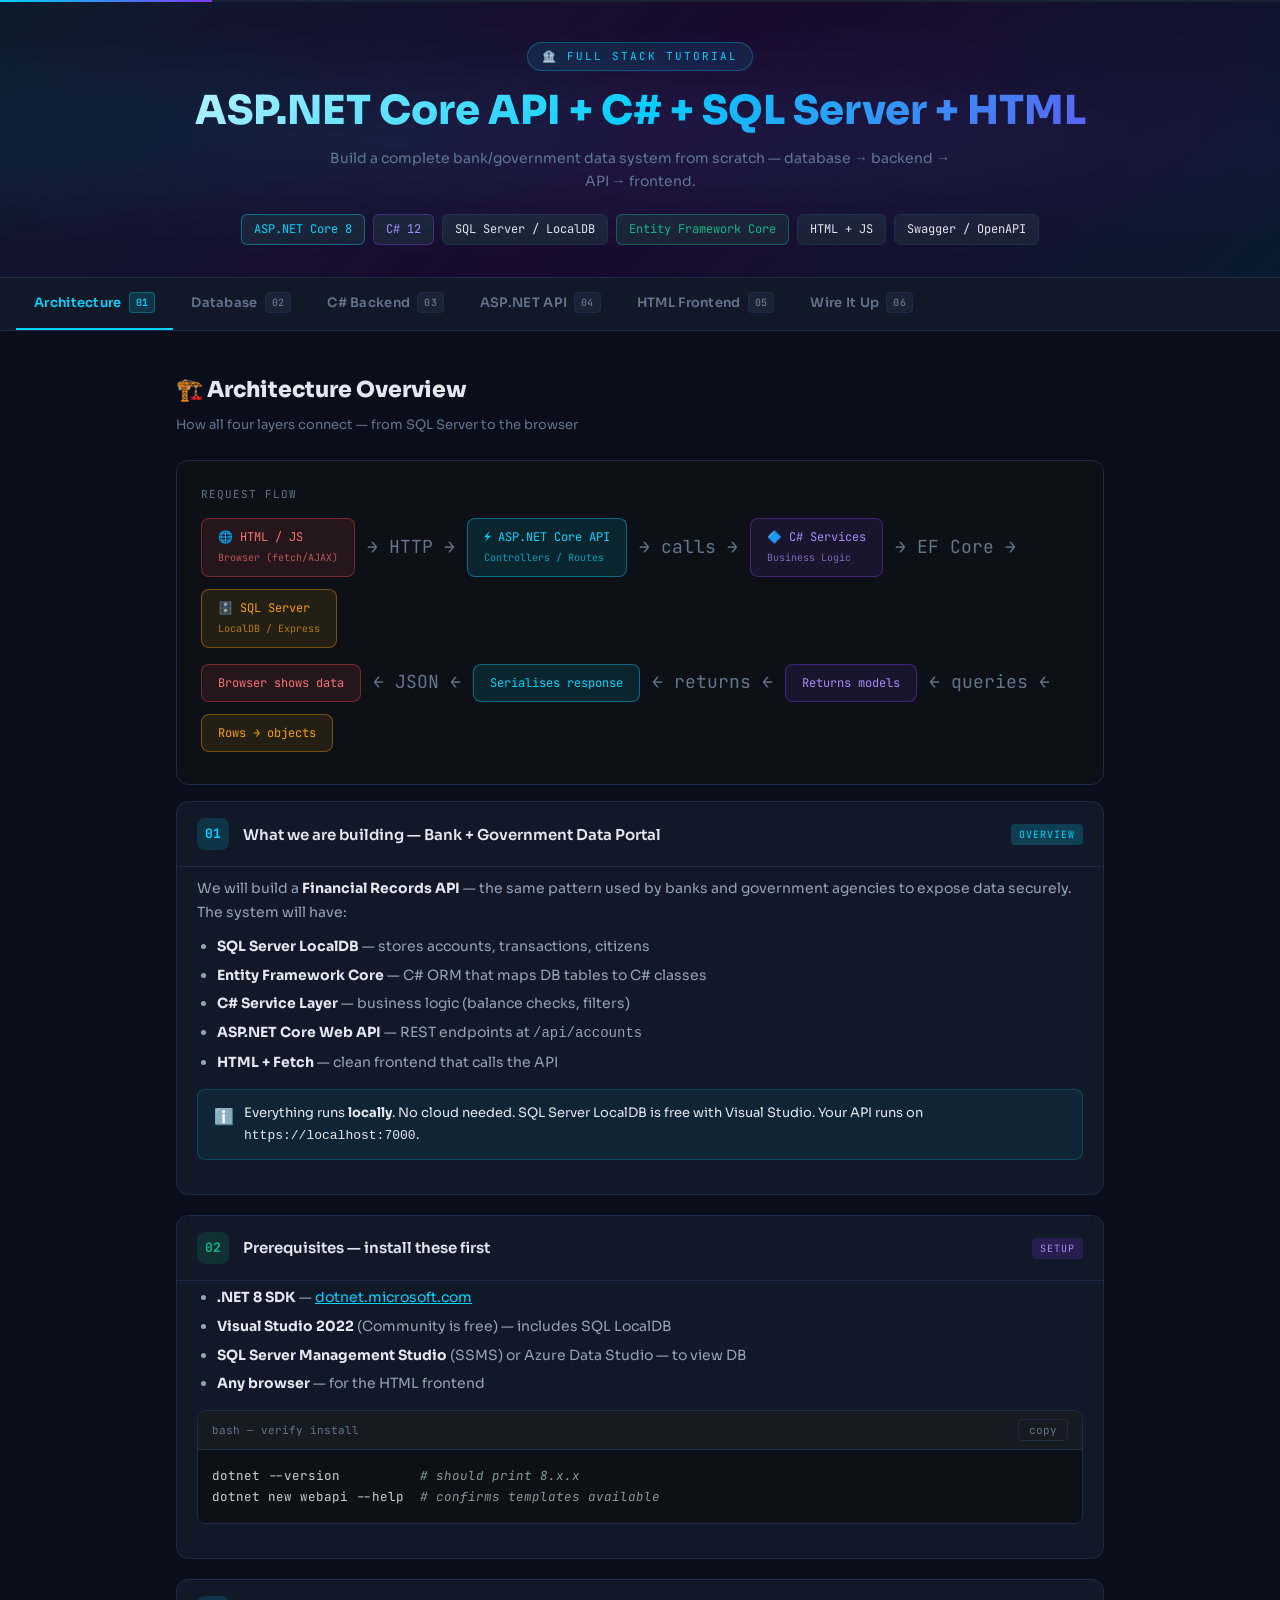
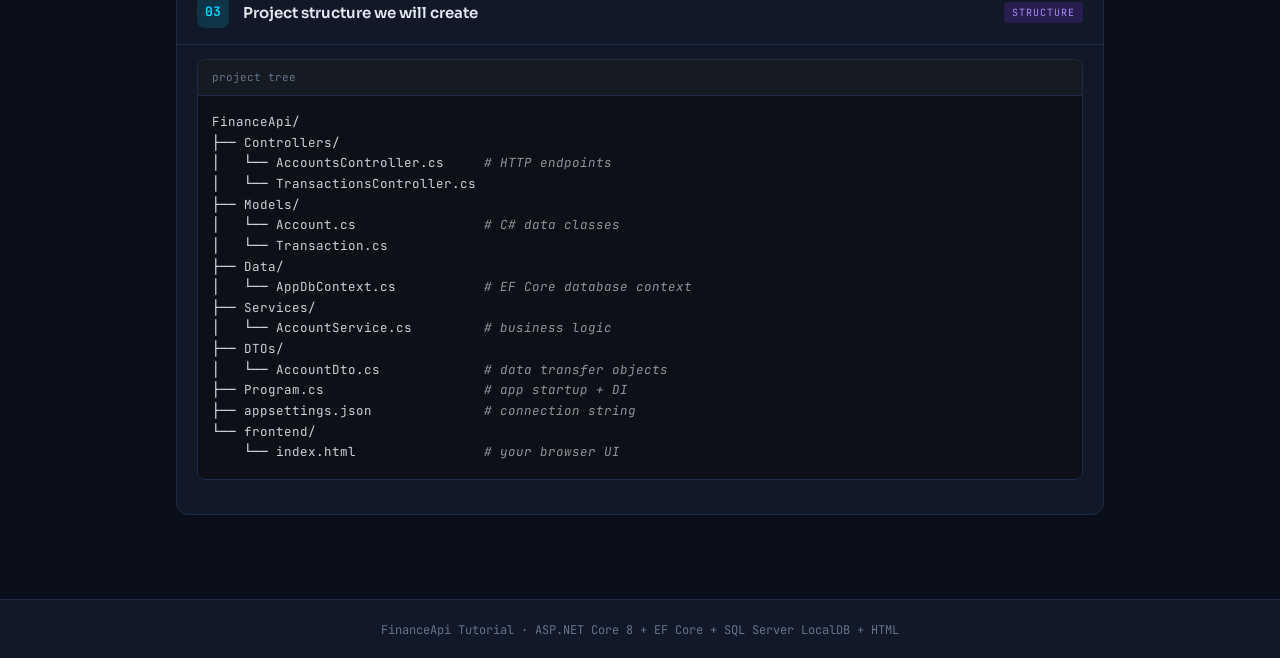
<file: fullstack-tutorial.html>
<!DOCTYPE html>
<html lang="en">
<head>
<meta charset="UTF-8">
<meta name="viewport" content="width=device-width, initial-scale=1.0">
<title>Full Stack: ASP.NET Core API + C# + SQL + HTML</title>
<link href="https://fonts.googleapis.com/css2?family=JetBrains+Mono:wght@300;400;600;700&family=Sora:wght@300;400;600;700;800&display=swap" rel="stylesheet">
<style>
  :root {
    --bg: #0a0e1a;
    --surface: #111827;
    --surface2: #1a2236;
    --border: #1e2d45;
    --accent: #00d4ff;
    --accent2: #7c3aed;
    --accent3: #10b981;
    --warn: #f59e0b;
    --danger: #ef4444;
    --text: #e2e8f0;
    --muted: #64748b;
    --code-bg: #0d1117;
  }
  * { margin:0; padding:0; box-sizing:border-box; }
  body {
    background: var(--bg);
    color: var(--text);
    font-family: 'Sora', sans-serif;
    font-size: 15px;
    line-height: 1.7;
    min-height: 100vh;
  }

  /* HEADER */
  header {
    background: linear-gradient(135deg, #0d1b2e 0%, #1a0a2e 50%, #0a1a2e 100%);
    border-bottom: 1px solid var(--border);
    padding: 40px 24px 32px;
    text-align: center;
    position: relative;
    overflow: hidden;
  }
  header::before {
    content: '';
    position: absolute; inset: 0;
    background: radial-gradient(ellipse at 30% 50%, rgba(0,212,255,0.07) 0%, transparent 60%),
                radial-gradient(ellipse at 70% 50%, rgba(124,58,237,0.07) 0%, transparent 60%);
  }
  .header-badge {
    display: inline-flex; gap: 8px; align-items: center;
    background: rgba(0,212,255,0.1); border: 1px solid rgba(0,212,255,0.3);
    border-radius: 999px; padding: 4px 14px; font-size: 11px;
    letter-spacing: 2px; color: var(--accent); text-transform: uppercase;
    margin-bottom: 16px; font-family: 'JetBrains Mono', monospace;
  }
  header h1 {
    font-size: clamp(22px, 4vw, 40px); font-weight: 800;
    background: linear-gradient(135deg, #fff 0%, var(--accent) 50%, var(--accent2) 100%);
    -webkit-background-clip: text; -webkit-text-fill-color: transparent;
    background-clip: text; line-height: 1.2; margin-bottom: 12px;
  }
  header p {
    color: var(--muted); font-size: 14px; max-width: 640px; margin: 0 auto 20px;
  }
  .stack-pills {
    display: flex; flex-wrap: wrap; gap: 8px; justify-content: center;
  }
  .pill {
    background: var(--surface2); border: 1px solid var(--border);
    border-radius: 6px; padding: 4px 12px; font-size: 12px;
    font-family: 'JetBrains Mono', monospace; color: var(--text);
  }
  .pill.blue { border-color: rgba(0,212,255,0.4); color: var(--accent); }
  .pill.purple { border-color: rgba(124,58,237,0.4); color: #a78bfa; }
  .pill.green { border-color: rgba(16,185,129,0.4); color: var(--accent3); }

  /* NAV TABS */
  nav {
    display: flex; gap: 0; overflow-x: auto;
    background: var(--surface); border-bottom: 1px solid var(--border);
    padding: 0 16px;
    scrollbar-width: none;
  }
  nav::-webkit-scrollbar { display: none; }
  .tab {
    padding: 14px 18px; font-size: 13px; font-weight: 600;
    cursor: pointer; white-space: nowrap; border-bottom: 2px solid transparent;
    color: var(--muted); transition: all 0.2s; letter-spacing: 0.3px;
    display: flex; align-items: center; gap: 7px;
  }
  .tab:hover { color: var(--text); }
  .tab.active { color: var(--accent); border-bottom-color: var(--accent); }
  .tab-num {
    background: var(--surface2); border: 1px solid var(--border);
    border-radius: 4px; padding: 1px 6px; font-size: 10px;
    font-family: 'JetBrains Mono', monospace; color: var(--muted);
  }
  .tab.active .tab-num { background: rgba(0,212,255,0.15); border-color: rgba(0,212,255,0.3); color: var(--accent); }

  /* LAYOUT */
  .container { max-width: 960px; margin: 0 auto; padding: 0 16px; }
  .section { display: none; padding: 32px 0 64px; }
  .section.active { display: block; }

  /* STEP CARDS */
  .step {
    background: var(--surface); border: 1px solid var(--border);
    border-radius: 12px; margin-bottom: 20px; overflow: hidden;
    transition: border-color 0.2s;
  }
  .step:hover { border-color: #2a3a55; }
  .step-header {
    padding: 16px 20px; display: flex; align-items: center; gap: 14px;
    cursor: pointer; user-select: none;
  }
  .step-num {
    width: 32px; height: 32px; border-radius: 8px; display: flex;
    align-items: center; justify-content: center;
    font-family: 'JetBrains Mono', monospace; font-weight: 700; font-size: 13px;
    flex-shrink: 0;
  }
  .step-num.blue { background: rgba(0,212,255,0.15); color: var(--accent); }
  .step-num.purple { background: rgba(124,58,237,0.15); color: #a78bfa; }
  .step-num.green { background: rgba(16,185,129,0.15); color: var(--accent3); }
  .step-num.warn { background: rgba(245,158,11,0.15); color: var(--warn); }
  .step-title { font-weight: 600; font-size: 15px; flex: 1; }
  .step-tag {
    font-size: 10px; font-family: 'JetBrains Mono', monospace;
    padding: 2px 8px; border-radius: 4px; letter-spacing: 1px;
  }
  .step-tag.cs { background: rgba(124,58,237,0.2); color: #a78bfa; }
  .step-tag.sql { background: rgba(245,158,11,0.2); color: var(--warn); }
  .step-tag.html { background: rgba(239,68,68,0.2); color: #f87171; }
  .step-tag.api { background: rgba(0,212,255,0.2); color: var(--accent); }
  .step-body { padding: 0 20px 20px; border-top: 1px solid var(--border); }

  /* CODE BLOCKS */
  .code-block {
    background: var(--code-bg); border: 1px solid #1e2d45;
    border-radius: 8px; margin: 14px 0; overflow: hidden;
  }
  .code-bar {
    background: #161b22; padding: 8px 14px; display: flex;
    align-items: center; justify-content: space-between;
    border-bottom: 1px solid #1e2d45;
  }
  .code-lang { font-size: 11px; font-family: 'JetBrains Mono', monospace; color: var(--muted); }
  .copy-btn {
    background: none; border: 1px solid var(--border); border-radius: 4px;
    padding: 3px 10px; font-size: 11px; color: var(--muted); cursor: pointer;
    font-family: 'JetBrains Mono', monospace; transition: all 0.15s;
  }
  .copy-btn:hover { border-color: var(--accent); color: var(--accent); }
  .copy-btn.copied { border-color: var(--accent3); color: var(--accent3); }
  pre {
    padding: 16px 14px; overflow-x: auto; font-family: 'JetBrains Mono', monospace;
    font-size: 12.5px; line-height: 1.65; color: #c9d1d9;
    scrollbar-width: thin; scrollbar-color: #2a3a55 transparent;
  }
  pre::-webkit-scrollbar { height: 4px; }
  pre::-webkit-scrollbar-track { background: transparent; }
  pre::-webkit-scrollbar-thumb { background: #2a3a55; border-radius: 2px; }

  /* SYNTAX COLORS */
  .k { color: #ff7b72; } /* keyword */
  .t { color: #79c0ff; } /* type */
  .s { color: #a5d6ff; } /* string */
  .c { color: #8b949e; font-style: italic; } /* comment */
  .m { color: #ffa657; } /* method/attribute */
  .n { color: #d2a8ff; } /* namespace/class */
  .v { color: #e6edf3; } /* variable */
  .p { color: #ff7b72; } /* punctuation accent */
  .num { color: #79c0ff; } /* numbers */

  /* CALLOUTS */
  .callout {
    border-radius: 8px; padding: 12px 16px; margin: 14px 0;
    display: flex; gap: 10px; align-items: flex-start; font-size: 13px;
  }
  .callout.info { background: rgba(0,212,255,0.07); border: 1px solid rgba(0,212,255,0.2); }
  .callout.warn { background: rgba(245,158,11,0.07); border: 1px solid rgba(245,158,11,0.2); color: #fcd34d; }
  .callout.tip { background: rgba(16,185,129,0.07); border: 1px solid rgba(16,185,129,0.2); color: #6ee7b7; }
  .callout-icon { font-size: 16px; flex-shrink: 0; margin-top: 1px; }

  p { margin: 10px 0; color: #94a3b8; font-size: 14px; }
  strong { color: var(--text); }
  ul, ol { padding-left: 20px; color: #94a3b8; font-size: 14px; }
  li { margin: 5px 0; }

  /* ARCH DIAGRAM */
  .arch {
    background: var(--code-bg); border: 1px solid var(--border);
    border-radius: 12px; padding: 24px; margin: 16px 0;
    font-family: 'JetBrains Mono', monospace; font-size: 13px;
  }
  .arch-row { display: flex; align-items: center; gap: 12px; margin: 8px 0; flex-wrap: wrap; }
  .arch-box {
    padding: 8px 16px; border-radius: 8px; border: 1px solid; font-size: 12px;
    white-space: nowrap;
  }
  .arch-arrow { color: var(--muted); font-size: 18px; }
  .box-html { background: rgba(239,68,68,0.1); border-color: rgba(239,68,68,0.4); color: #f87171; }
  .box-api { background: rgba(0,212,255,0.1); border-color: rgba(0,212,255,0.4); color: var(--accent); }
  .box-cs { background: rgba(124,58,237,0.1); border-color: rgba(124,58,237,0.4); color: #a78bfa; }
  .box-db { background: rgba(245,158,11,0.1); border-color: rgba(245,158,11,0.4); color: var(--warn); }
  .arch-label { color: var(--muted); font-size: 11px; letter-spacing: 1px; }

  /* SECTION TITLE */
  .sec-title {
    font-size: 22px; font-weight: 800; color: var(--text);
    margin-bottom: 6px; display: flex; align-items: center; gap: 10px;
    padding-top: 8px;
  }
  .sec-sub { color: var(--muted); font-size: 13px; margin-bottom: 24px; }

  /* DEMO PREVIEW */
  .demo-preview {
    background: var(--surface2); border: 1px solid var(--border);
    border-radius: 12px; padding: 20px; margin: 16px 0;
  }
  .demo-title { font-size: 12px; color: var(--muted); margin-bottom: 12px; letter-spacing: 1px; text-transform: uppercase; font-family: 'JetBrains Mono', monospace; }
  .fake-ui { background: #fff; border-radius: 8px; overflow: hidden; }
  .fake-nav { background: #1e3a5f; padding: 10px 16px; display: flex; gap: 8px; align-items: center; }
  .fake-dot { width: 10px; height: 10px; border-radius: 50%; }
  .fake-title { color: #fff; font-size: 13px; font-weight: 600; margin-left: 4px; }
  .fake-content { padding: 20px; background: #f8fafc; }
  .fake-card { background: #fff; border: 1px solid #e2e8f0; border-radius: 8px; padding: 16px; margin-bottom: 10px; display: flex; align-items: center; gap: 12px; }
  .fake-avatar { width: 36px; height: 36px; border-radius: 8px; display: flex; align-items: center; justify-content: center; font-size: 16px; flex-shrink: 0; }
  .fake-info h4 { font-size: 13px; font-weight: 600; color: #1e293b; }
  .fake-info p { font-size: 11px; color: #64748b; margin: 2px 0 0; }
  .fake-badge { margin-left: auto; padding: 3px 8px; border-radius: 4px; font-size: 10px; font-weight: 600; }

  /* FOOTER */
  footer {
    background: var(--surface); border-top: 1px solid var(--border);
    padding: 20px 24px; text-align: center; color: var(--muted); font-size: 12px;
    font-family: 'JetBrains Mono', monospace;
  }

  /* PROGRESS BAR */
  .progress-bar {
    height: 2px; background: var(--surface2);
    position: sticky; top: 0; z-index: 100;
  }
  .progress-fill {
    height: 100%; background: linear-gradient(90deg, var(--accent), var(--accent2));
    width: 0%; transition: width 0.3s;
  }
</style>
</head>
<body>

<div class="progress-bar"><div class="progress-fill" id="progress"></div></div>

<header>
  <div class="header-badge">🏦 Full Stack Tutorial</div>
  <h1>ASP.NET Core API + C# + SQL Server + HTML</h1>
  <p>Build a complete bank/government data system from scratch — database → backend → API → frontend.</p>
  <div class="stack-pills">
    <span class="pill blue">ASP.NET Core 8</span>
    <span class="pill purple">C# 12</span>
    <span class="pill warn">SQL Server / LocalDB</span>
    <span class="pill green">Entity Framework Core</span>
    <span class="pill">HTML + JS</span>
    <span class="pill">Swagger / OpenAPI</span>
  </div>
</header>

<nav>
  <div class="tab active" onclick="showTab(0)">
    <span>Architecture</span><span class="tab-num">01</span>
  </div>
  <div class="tab" onclick="showTab(1)">
    <span>Database</span><span class="tab-num">02</span>
  </div>
  <div class="tab" onclick="showTab(2)">
    <span>C# Backend</span><span class="tab-num">03</span>
  </div>
  <div class="tab" onclick="showTab(3)">
    <span>ASP.NET API</span><span class="tab-num">04</span>
  </div>
  <div class="tab" onclick="showTab(4)">
    <span>HTML Frontend</span><span class="tab-num">05</span>
  </div>
  <div class="tab" onclick="showTab(5)">
    <span>Wire It Up</span><span class="tab-num">06</span>
  </div>
</nav>

<!-- ═══════════════════════════════════════════════════════ TAB 0: ARCHITECTURE -->
<div class="section active" id="tab-0">
<div class="container">
  <div class="sec-title">🏗️ Architecture Overview</div>
  <div class="sec-sub">How all four layers connect — from SQL Server to the browser</div>

  <div class="arch">
    <div class="arch-label">REQUEST FLOW</div>
    <div style="margin-top:14px;">
      <div class="arch-row">
        <div class="arch-box box-html">🌐 HTML / JS<br><span style="font-size:10px;opacity:0.7">Browser (fetch/AJAX)</span></div>
        <div class="arch-arrow">→ HTTP →</div>
        <div class="arch-box box-api">⚡ ASP.NET Core API<br><span style="font-size:10px;opacity:0.7">Controllers / Routes</span></div>
        <div class="arch-arrow">→ calls →</div>
        <div class="arch-box box-cs">🔷 C# Services<br><span style="font-size:10px;opacity:0.7">Business Logic</span></div>
        <div class="arch-arrow">→ EF Core →</div>
        <div class="arch-box box-db">🗄️ SQL Server<br><span style="font-size:10px;opacity:0.7">LocalDB / Express</span></div>
      </div>
      <div class="arch-row" style="margin-top:16px;">
        <div class="arch-box box-html">Browser shows data</div>
        <div class="arch-arrow">← JSON ←</div>
        <div class="arch-box box-api">Serialises response</div>
        <div class="arch-arrow">← returns ←</div>
        <div class="arch-box box-cs">Returns models</div>
        <div class="arch-arrow">← queries ←</div>
        <div class="arch-box box-db">Rows → objects</div>
      </div>
    </div>
  </div>

  <div class="step">
    <div class="step-header">
      <div class="step-num blue">01</div>
      <div class="step-title">What we are building — Bank + Government Data Portal</div>
      <span class="step-tag api">OVERVIEW</span>
    </div>
    <div class="step-body">
      <p>We will build a <strong>Financial Records API</strong> — the same pattern used by banks and government agencies to expose data securely. The system will have:</p>
      <ul>
        <li><strong>SQL Server LocalDB</strong> — stores accounts, transactions, citizens</li>
        <li><strong>Entity Framework Core</strong> — C# ORM that maps DB tables to C# classes</li>
        <li><strong>C# Service Layer</strong> — business logic (balance checks, filters)</li>
        <li><strong>ASP.NET Core Web API</strong> — REST endpoints at <code>/api/accounts</code></li>
        <li><strong>HTML + Fetch</strong> — clean frontend that calls the API</li>
      </ul>
      <div class="callout info">
        <span class="callout-icon">ℹ️</span>
        <div>Everything runs <strong>locally</strong>. No cloud needed. SQL Server LocalDB is free with Visual Studio. Your API runs on <code>https://localhost:7000</code>.</div>
      </div>
    </div>
  </div>

  <div class="step">
    <div class="step-header">
      <div class="step-num green">02</div>
      <div class="step-title">Prerequisites — install these first</div>
      <span class="step-tag cs">SETUP</span>
    </div>
    <div class="step-body">
      <ul>
        <li><strong>.NET 8 SDK</strong> — <a href="https://dotnet.microsoft.com/download" style="color:var(--accent)">dotnet.microsoft.com</a></li>
        <li><strong>Visual Studio 2022</strong> (Community is free) — includes SQL LocalDB</li>
        <li><strong>SQL Server Management Studio</strong> (SSMS) or Azure Data Studio — to view DB</li>
        <li><strong>Any browser</strong> — for the HTML frontend</li>
      </ul>
      <div class="code-block">
        <div class="code-bar"><span class="code-lang">bash — verify install</span><button class="copy-btn" onclick="copyCode(this)">copy</button></div>
        <pre>dotnet --version          <span class="c"># should print 8.x.x</span>
dotnet new webapi --help  <span class="c"># confirms templates available</span></pre>
      </div>
    </div>
  </div>

  <div class="step">
    <div class="step-header">
      <div class="step-num blue">03</div>
      <div class="step-title">Project structure we will create</div>
      <span class="step-tag cs">STRUCTURE</span>
    </div>
    <div class="step-body">
      <div class="code-block">
        <div class="code-bar"><span class="code-lang">project tree</span></div>
        <pre>FinanceApi/
├── Controllers/
│   └── AccountsController.cs     <span class="c"># HTTP endpoints</span>
│   └── TransactionsController.cs
├── Models/
│   └── Account.cs                <span class="c"># C# data classes</span>
│   └── Transaction.cs
├── Data/
│   └── AppDbContext.cs           <span class="c"># EF Core database context</span>
├── Services/
│   └── AccountService.cs         <span class="c"># business logic</span>
├── DTOs/
│   └── AccountDto.cs             <span class="c"># data transfer objects</span>
├── Program.cs                    <span class="c"># app startup + DI</span>
├── appsettings.json              <span class="c"># connection string</span>
└── frontend/
    └── index.html                <span class="c"># your browser UI</span></pre>
      </div>
    </div>
  </div>
</div>
</div>

<!-- ═══════════════════════════════════════════════════════ TAB 1: DATABASE -->
<div class="section" id="tab-1">
<div class="container">
  <div class="sec-title">🗄️ Database — SQL Server LocalDB</div>
  <div class="sec-sub">Design the tables, then let Entity Framework create them automatically</div>

  <div class="step">
    <div class="step-header">
      <div class="step-num warn">01</div>
      <div class="step-title">Create the ASP.NET Core project</div>
      <span class="step-tag cs">CLI</span>
    </div>
    <div class="step-body">
      <div class="code-block">
        <div class="code-bar"><span class="code-lang">bash</span><button class="copy-btn" onclick="copyCode(this)">copy</button></div>
        <pre><span class="c"># Create Web API project</span>
dotnet new webapi -n FinanceApi --use-controllers
cd FinanceApi

<span class="c"># Install Entity Framework Core + SQL Server provider</span>
dotnet add package Microsoft.EntityFrameworkCore.SqlServer
dotnet add package Microsoft.EntityFrameworkCore.Tools
dotnet add package Microsoft.EntityFrameworkCore.Design

<span class="c"># Install Swagger for API testing</span>
dotnet add package Swashbuckle.AspNetCore</pre>
      </div>
    </div>
  </div>

  <div class="step">
    <div class="step-header">
      <div class="step-num warn">02</div>
      <div class="step-title">Set up the connection string — appsettings.json</div>
      <span class="step-tag sql">CONFIG</span>
    </div>
    <div class="step-body">
      <p>This tells EF Core where your <strong>SQL Server LocalDB</strong> lives. LocalDB creates a <code>.mdf</code> file in your user folder automatically.</p>
      <div class="code-block">
        <div class="code-bar"><span class="code-lang">appsettings.json</span><button class="copy-btn" onclick="copyCode(this)">copy</button></div>
        <pre>{
  <span class="s">"ConnectionStrings"</span>: {
    <span class="s">"DefaultConnection"</span>: <span class="s">"Server=(localdb)\\MSSQLLocalDB;Database=FinanceDb;Trusted_Connection=True;MultipleActiveResultSets=true"</span>
  },
  <span class="s">"AllowedHosts"</span>: <span class="s">"*"</span>
}</pre>
      </div>
      <div class="callout warn">
        <span class="callout-icon">⚠️</span>
        <div>If you installed <strong>SQL Server Express</strong> instead of LocalDB, use: <code>"Server=.\\SQLEXPRESS;Database=FinanceDb;Trusted_Connection=True"</code></div>
      </div>
    </div>
  </div>

  <div class="step">
    <div class="step-header">
      <div class="step-num warn">03</div>
      <div class="step-title">Create the C# Model classes — these become DB tables</div>
      <span class="step-tag cs">MODELS</span>
    </div>
    <div class="step-body">
      <p>Each <strong>C# class</strong> becomes a <strong>SQL table</strong>. Each property becomes a <strong>column</strong>. EF Core handles this mapping automatically.</p>

      <div class="code-block">
        <div class="code-bar"><span class="code-lang">Models/Account.cs</span><button class="copy-btn" onclick="copyCode(this)">copy</button></div>
        <pre><span class="k">using</span> <span class="n">System.ComponentModel.DataAnnotations</span>;

<span class="k">namespace</span> <span class="n">FinanceApi.Models</span>;

<span class="k">public class</span> <span class="t">Account</span>
{
    <span class="k">public</span> <span class="t">int</span> <span class="v">Id</span> { <span class="k">get</span>; <span class="k">set</span>; }          <span class="c">// PRIMARY KEY (auto-increment)</span>

    [<span class="m">Required</span>, <span class="m">MaxLength</span>(<span class="num">100</span>)]
    <span class="k">public string</span> <span class="v">OwnerName</span> { <span class="k">get</span>; <span class="k">set</span>; } = <span class="s">""</span>;

    [<span class="m">Required</span>, <span class="m">MaxLength</span>(<span class="num">20</span>)]
    <span class="k">public string</span> <span class="v">AccountNumber</span> { <span class="k">get</span>; <span class="k">set</span>; } = <span class="s">""</span>;

    <span class="k">public decimal</span> <span class="v">Balance</span> { <span class="k">get</span>; <span class="k">set</span>; }

    <span class="k">public string</span> <span class="v">AccountType</span> { <span class="k">get</span>; <span class="k">set</span>; } = <span class="s">"Checking"</span>; <span class="c">// Savings, Govt</span>

    <span class="k">public</span> <span class="t">DateTime</span> <span class="v">CreatedAt</span> { <span class="k">get</span>; <span class="k">set</span>; } = <span class="t">DateTime</span>.UtcNow;

    <span class="k">public bool</span> <span class="v">IsActive</span> { <span class="k">get</span>; <span class="k">set</span>; } = <span class="k">true</span>;

    <span class="c">// Navigation property — one account has many transactions</span>
    <span class="k">public</span> <span class="t">ICollection</span>&lt;<span class="t">Transaction</span>&gt; <span class="v">Transactions</span> { <span class="k">get</span>; <span class="k">set</span>; } = [];
}</pre>
      </div>

      <div class="code-block">
        <div class="code-bar"><span class="code-lang">Models/Transaction.cs</span><button class="copy-btn" onclick="copyCode(this)">copy</button></div>
        <pre><span class="k">namespace</span> <span class="n">FinanceApi.Models</span>;

<span class="k">public class</span> <span class="t">Transaction</span>
{
    <span class="k">public</span> <span class="t">int</span> <span class="v">Id</span> { <span class="k">get</span>; <span class="k">set</span>; }

    <span class="k">public</span> <span class="t">int</span> <span class="v">AccountId</span> { <span class="k">get</span>; <span class="k">set</span>; }   <span class="c">// FOREIGN KEY</span>
    <span class="k">public</span> <span class="t">Account</span> <span class="v">Account</span> { <span class="k">get</span>; <span class="k">set</span>; } = <span class="k">null</span>!;

    <span class="k">public decimal</span> <span class="v">Amount</span> { <span class="k">get</span>; <span class="k">set</span>; }

    <span class="k">public string</span> <span class="v">Type</span> { <span class="k">get</span>; <span class="k">set</span>; } = <span class="s">"Credit"</span>; <span class="c">// Debit, Transfer</span>

    <span class="k">public string</span> <span class="v">Description</span> { <span class="k">get</span>; <span class="k">set</span>; } = <span class="s">""</span>;

    <span class="k">public</span> <span class="t">DateTime</span> <span class="v">Date</span> { <span class="k">get</span>; <span class="k">set</span>; } = <span class="t">DateTime</span>.UtcNow;

    <span class="k">public string</span> <span class="v">Status</span> { <span class="k">get</span>; <span class="k">set</span>; } = <span class="s">"Completed"</span>; <span class="c">// Pending, Failed</span>
}</pre>
      </div>
    </div>
  </div>

  <div class="step">
    <div class="step-header">
      <div class="step-num warn">04</div>
      <div class="step-title">Create AppDbContext — the bridge between C# and SQL</div>
      <span class="step-tag cs">EF CORE</span>
    </div>
    <div class="step-body">
      <p>The <strong>DbContext</strong> is the heart of EF Core. It maps your C# classes to SQL tables and handles all queries.</p>
      <div class="code-block">
        <div class="code-bar"><span class="code-lang">Data/AppDbContext.cs</span><button class="copy-btn" onclick="copyCode(this)">copy</button></div>
        <pre><span class="k">using</span> <span class="n">Microsoft.EntityFrameworkCore</span>;
<span class="k">using</span> <span class="n">FinanceApi.Models</span>;

<span class="k">namespace</span> <span class="n">FinanceApi.Data</span>;

<span class="k">public class</span> <span class="t">AppDbContext</span> : <span class="t">DbContext</span>
{
    <span class="k">public</span> <span class="t">AppDbContext</span>(<span class="t">DbContextOptions</span>&lt;<span class="t">AppDbContext</span>&gt; <span class="v">options</span>)
        : <span class="k">base</span>(<span class="v">options</span>) { }

    <span class="c">// These become SQL tables automatically</span>
    <span class="k">public</span> <span class="t">DbSet</span>&lt;<span class="t">Account</span>&gt; <span class="v">Accounts</span> =&gt; <span class="t">Set</span>&lt;<span class="t">Account</span>&gt;();
    <span class="k">public</span> <span class="t">DbSet</span>&lt;<span class="t">Transaction</span>&gt; <span class="v">Transactions</span> =&gt; <span class="t">Set</span>&lt;<span class="t">Transaction</span>&gt;();

    <span class="k">protected override void</span> <span class="m">OnModelCreating</span>(<span class="t">ModelBuilder</span> <span class="v">mb</span>)
    {
        <span class="c">// Precision for money — important for banking!</span>
        <span class="v">mb</span>.<span class="m">Entity</span>&lt;<span class="t">Account</span>&gt;()
          .<span class="m">Property</span>(<span class="v">a</span> =&gt; <span class="v">a</span>.Balance)
          .<span class="m">HasPrecision</span>(<span class="num">18</span>, <span class="num">2</span>);

        <span class="v">mb</span>.<span class="m">Entity</span>&lt;<span class="t">Transaction</span>&gt;()
          .<span class="m">Property</span>(<span class="v">t</span> =&gt; <span class="v">t</span>.Amount)
          .<span class="m">HasPrecision</span>(<span class="num">18</span>, <span class="num">2</span>);

        <span class="c">// Seed data — so DB is not empty on first run</span>
        <span class="v">mb</span>.<span class="m">Entity</span>&lt;<span class="t">Account</span>&gt;().<span class="m">HasData</span>(
            <span class="k">new</span> <span class="t">Account</span> { <span class="v">Id</span>=<span class="num">1</span>, <span class="v">OwnerName</span>=<span class="s">"Ministry of Finance"</span>,
                <span class="v">AccountNumber</span>=<span class="s">"GOV-001"</span>, <span class="v">Balance</span>=<span class="num">9_500_000</span>, <span class="v">AccountType</span>=<span class="s">"Government"</span> },
            <span class="k">new</span> <span class="t">Account</span> { <span class="v">Id</span>=<span class="num">2</span>, <span class="v">OwnerName</span>=<span class="s">"Central Bank Reserve"</span>,
                <span class="v">AccountNumber</span>=<span class="s">"CB-001"</span>, <span class="v">Balance</span>=<span class="num">250_000_000</span>, <span class="v">AccountType</span>=<span class="s">"Reserve"</span> },
            <span class="k">new</span> <span class="t">Account</span> { <span class="v">Id</span>=<span class="num">3</span>, <span class="v">OwnerName</span>=<span class="s">"John Citizen"</span>,
                <span class="v">AccountNumber</span>=<span class="s">"ACC-8821"</span>, <span class="v">Balance</span>=<span class="num">4_200.50m</span>, <span class="v">AccountType</span>=<span class="s">"Checking"</span> }
        );
    }
}</pre>
      </div>
    </div>
  </div>

  <div class="step">
    <div class="step-header">
      <div class="step-num warn">05</div>
      <div class="step-title">Run migrations — create the actual SQL tables</div>
      <span class="step-tag sql">MIGRATIONS</span>
    </div>
    <div class="step-body">
      <p>EF Core will read your C# models and <strong>generate SQL CREATE TABLE statements</strong> automatically. You never write raw DDL.</p>
      <div class="code-block">
        <div class="code-bar"><span class="code-lang">bash — in project root</span><button class="copy-btn" onclick="copyCode(this)">copy</button></div>
        <pre><span class="c"># Generate migration files (C# code that describes DB changes)</span>
dotnet ef migrations add InitialCreate

<span class="c"># Apply the migration — this creates the SQL tables in LocalDB</span>
dotnet ef database update

<span class="c"># You should see: "Done." in terminal</span>
<span class="c"># Tables created: Accounts, Transactions, __EFMigrationsHistory</span></pre>
      </div>
      <div class="callout tip">
        <span class="callout-icon">✅</span>
        <div>Open SSMS and connect to <code>(localdb)\MSSQLLocalDB</code> — you will see your <strong>FinanceDb</strong> database with the tables already created and seed data inserted.</div>
      </div>
    </div>
  </div>
</div>
</div>

<!-- ═══════════════════════════════════════════════════════ TAB 2: C# BACKEND -->
<div class="section" id="tab-2">
<div class="container">
  <div class="sec-title">🔷 C# Service Layer — Business Logic</div>
  <div class="sec-sub">The service layer sits between the API controllers and the database. Controllers call services, services call the DB.</div>

  <div class="step">
    <div class="step-header">
      <div class="step-num purple">01</div>
      <div class="step-title">Create DTOs — what you send to the browser</div>
      <span class="step-tag cs">DTO</span>
    </div>
    <div class="step-body">
      <p><strong>DTOs (Data Transfer Objects)</strong> are what you expose via the API. Never expose your DB model directly — DTOs let you control exactly what data the browser sees.</p>
      <div class="code-block">
        <div class="code-bar"><span class="code-lang">DTOs/AccountDto.cs</span><button class="copy-btn" onclick="copyCode(this)">copy</button></div>
        <pre><span class="k">namespace</span> <span class="n">FinanceApi.DTOs</span>;

<span class="c">// What the API returns to the browser</span>
<span class="k">public record</span> <span class="t">AccountDto</span>(
    <span class="t">int</span> <span class="v">Id</span>,
    <span class="k">string</span> <span class="v">OwnerName</span>,
    <span class="k">string</span> <span class="v">AccountNumber</span>,
    <span class="k">decimal</span> <span class="v">Balance</span>,
    <span class="k">string</span> <span class="v">AccountType</span>,
    <span class="k">bool</span> <span class="v">IsActive</span>,
    <span class="t">DateTime</span> <span class="v">CreatedAt</span>
);

<span class="c">// What the browser sends to CREATE an account</span>
<span class="k">public record</span> <span class="t">CreateAccountDto</span>(
    <span class="k">string</span> <span class="v">OwnerName</span>,
    <span class="k">string</span> <span class="v">AccountNumber</span>,
    <span class="k">decimal</span> <span class="v">InitialBalance</span>,
    <span class="k">string</span> <span class="v">AccountType</span>
);

<span class="c">// Transaction DTO</span>
<span class="k">public record</span> <span class="t">TransactionDto</span>(
    <span class="t">int</span> <span class="v">Id</span>,
    <span class="t">int</span> <span class="v">AccountId</span>,
    <span class="k">decimal</span> <span class="v">Amount</span>,
    <span class="k">string</span> <span class="v">Type</span>,
    <span class="k">string</span> <span class="v">Description</span>,
    <span class="t">DateTime</span> <span class="v">Date</span>,
    <span class="k">string</span> <span class="v">Status</span>
);</pre>
      </div>
    </div>
  </div>

  <div class="step">
    <div class="step-header">
      <div class="step-num purple">02</div>
      <div class="step-title">Create AccountService — the business logic layer</div>
      <span class="step-tag cs">SERVICE</span>
    </div>
    <div class="step-body">
      <p>The service is a plain C# class. It uses <strong>Entity Framework Core</strong> to query SQL Server using LINQ — no raw SQL needed.</p>
      <div class="code-block">
        <div class="code-bar"><span class="code-lang">Services/AccountService.cs</span><button class="copy-btn" onclick="copyCode(this)">copy</button></div>
        <pre><span class="k">using</span> <span class="n">Microsoft.EntityFrameworkCore</span>;
<span class="k">using</span> <span class="n">FinanceApi.Data</span>;
<span class="k">using</span> <span class="n">FinanceApi.DTOs</span>;
<span class="k">using</span> <span class="n">FinanceApi.Models</span>;

<span class="k">namespace</span> <span class="n">FinanceApi.Services</span>;

<span class="k">public interface</span> <span class="t">IAccountService</span>
{
    <span class="t">Task</span>&lt;<span class="t">List</span>&lt;<span class="t">AccountDto</span>&gt;&gt; <span class="m">GetAllAsync</span>(<span class="k">string</span>? <span class="v">type</span> = <span class="k">null</span>);
    <span class="t">Task</span>&lt;<span class="t">AccountDto</span>?&gt; <span class="m">GetByIdAsync</span>(<span class="t">int</span> <span class="v">id</span>);
    <span class="t">Task</span>&lt;<span class="t">AccountDto</span>&gt; <span class="m">CreateAsync</span>(<span class="t">CreateAccountDto</span> <span class="v">dto</span>);
    <span class="t">Task</span>&lt;<span class="k">bool</span>&gt; <span class="m">DeleteAsync</span>(<span class="t">int</span> <span class="v">id</span>);
    <span class="t">Task</span>&lt;<span class="t">List</span>&lt;<span class="t">TransactionDto</span>&gt;&gt; <span class="m">GetTransactionsAsync</span>(<span class="t">int</span> <span class="v">accountId</span>);
}

<span class="k">public class</span> <span class="t">AccountService</span> : <span class="t">IAccountService</span>
{
    <span class="k">private readonly</span> <span class="t">AppDbContext</span> <span class="v">_db</span>;

    <span class="k">public</span> <span class="t">AccountService</span>(<span class="t">AppDbContext</span> <span class="v">db</span>) => <span class="v">_db</span> = <span class="v">db</span>;

    <span class="c">// GET all accounts, optionally filtered by type</span>
    <span class="k">public async</span> <span class="t">Task</span>&lt;<span class="t">List</span>&lt;<span class="t">AccountDto</span>&gt;&gt; <span class="m">GetAllAsync</span>(<span class="k">string</span>? <span class="v">type</span> = <span class="k">null</span>)
    {
        <span class="k">var</span> <span class="v">query</span> = <span class="v">_db</span>.Accounts.<span class="m">AsQueryable</span>();

        <span class="k">if</span> (!<span class="k">string</span>.<span class="m">IsNullOrEmpty</span>(<span class="v">type</span>))
            <span class="v">query</span> = <span class="v">query</span>.<span class="m">Where</span>(<span class="v">a</span> =&gt; <span class="v">a</span>.AccountType == <span class="v">type</span>);

        <span class="k">return await</span> <span class="v">query</span>
            .<span class="m">Select</span>(<span class="v">a</span> =&gt; <span class="k">new</span> <span class="t">AccountDto</span>(
                <span class="v">a</span>.Id, <span class="v">a</span>.OwnerName, <span class="v">a</span>.AccountNumber,
                <span class="v">a</span>.Balance, <span class="v">a</span>.AccountType, <span class="v">a</span>.IsActive, <span class="v">a</span>.CreatedAt))
            .<span class="m">ToListAsync</span>();
    }

    <span class="c">// GET single account by ID</span>
    <span class="k">public async</span> <span class="t">Task</span>&lt;<span class="t">AccountDto</span>?&gt; <span class="m">GetByIdAsync</span>(<span class="t">int</span> <span class="v">id</span>)
    {
        <span class="k">var</span> <span class="v">a</span> = <span class="k">await</span> <span class="v">_db</span>.Accounts.<span class="m">FindAsync</span>(<span class="v">id</span>);
        <span class="k">if</span> (<span class="v">a</span> <span class="k">is null</span>) <span class="k">return null</span>;
        <span class="k">return new</span> <span class="t">AccountDto</span>(<span class="v">a</span>.Id, <span class="v">a</span>.OwnerName, <span class="v">a</span>.AccountNumber,
            <span class="v">a</span>.Balance, <span class="v">a</span>.AccountType, <span class="v">a</span>.IsActive, <span class="v">a</span>.CreatedAt);
    }

    <span class="c">// POST — create new account</span>
    <span class="k">public async</span> <span class="t">Task</span>&lt;<span class="t">AccountDto</span>&gt; <span class="m">CreateAsync</span>(<span class="t">CreateAccountDto</span> <span class="v">dto</span>)
    {
        <span class="k">var</span> <span class="v">account</span> = <span class="k">new</span> <span class="t">Account</span>
        {
            <span class="v">OwnerName</span>     = <span class="v">dto</span>.OwnerName,
            <span class="v">AccountNumber</span> = <span class="v">dto</span>.AccountNumber,
            <span class="v">Balance</span>       = <span class="v">dto</span>.InitialBalance,
            <span class="v">AccountType</span>   = <span class="v">dto</span>.AccountType
        };
        <span class="v">_db</span>.Accounts.<span class="m">Add</span>(<span class="v">account</span>);
        <span class="k">await</span> <span class="v">_db</span>.<span class="m">SaveChangesAsync</span>();  <span class="c">// writes to SQL Server</span>

        <span class="k">return new</span> <span class="t">AccountDto</span>(<span class="v">account</span>.Id, <span class="v">account</span>.OwnerName,
            <span class="v">account</span>.AccountNumber, <span class="v">account</span>.Balance,
            <span class="v">account</span>.AccountType, <span class="v">account</span>.IsActive, <span class="v">account</span>.CreatedAt);
    }

    <span class="c">// DELETE account</span>
    <span class="k">public async</span> <span class="t">Task</span>&lt;<span class="k">bool</span>&gt; <span class="m">DeleteAsync</span>(<span class="t">int</span> <span class="v">id</span>)
    {
        <span class="k">var</span> <span class="v">account</span> = <span class="k">await</span> <span class="v">_db</span>.Accounts.<span class="m">FindAsync</span>(<span class="v">id</span>);
        <span class="k">if</span> (<span class="v">account</span> <span class="k">is null</span>) <span class="k">return false</span>;
        <span class="v">_db</span>.Accounts.<span class="m">Remove</span>(<span class="v">account</span>);
        <span class="k">await</span> <span class="v">_db</span>.<span class="m">SaveChangesAsync</span>();
        <span class="k">return true</span>;
    }

    <span class="c">// GET transactions for an account</span>
    <span class="k">public async</span> <span class="t">Task</span>&lt;<span class="t">List</span>&lt;<span class="t">TransactionDto</span>&gt;&gt; <span class="m">GetTransactionsAsync</span>(<span class="t">int</span> <span class="v">accountId</span>)
    {
        <span class="k">return await</span> <span class="v">_db</span>.Transactions
            .<span class="m">Where</span>(<span class="v">t</span> =&gt; <span class="v">t</span>.AccountId == <span class="v">accountId</span>)
            .<span class="m">OrderByDescending</span>(<span class="v">t</span> =&gt; <span class="v">t</span>.Date)
            .<span class="m">Select</span>(<span class="v">t</span> =&gt; <span class="k">new</span> <span class="t">TransactionDto</span>(
                <span class="v">t</span>.Id, <span class="v">t</span>.AccountId, <span class="v">t</span>.Amount,
                <span class="v">t</span>.Type, <span class="v">t</span>.Description, <span class="v">t</span>.Date, <span class="v">t</span>.Status))
            .<span class="m">ToListAsync</span>();
    }
}</pre>
      </div>
    </div>
  </div>
</div>
</div>

<!-- ═══════════════════════════════════════════════════════ TAB 3: ASP.NET API -->
<div class="section" id="tab-3">
<div class="container">
  <div class="sec-title">⚡ ASP.NET Core Web API — Controllers + Startup</div>
  <div class="sec-sub">The API layer exposes HTTP routes. Program.cs wires everything together with Dependency Injection.</div>

  <div class="step">
    <div class="step-header">
      <div class="step-num blue">01</div>
      <div class="step-title">Program.cs — startup, DI, CORS, Swagger</div>
      <span class="step-tag api">STARTUP</span>
    </div>
    <div class="step-body">
      <p>This is the <strong>entry point</strong>. Register your services, set up CORS (so your HTML page can call the API), add Swagger for testing.</p>
      <div class="code-block">
        <div class="code-bar"><span class="code-lang">Program.cs</span><button class="copy-btn" onclick="copyCode(this)">copy</button></div>
        <pre><span class="k">using</span> <span class="n">Microsoft.EntityFrameworkCore</span>;
<span class="k">using</span> <span class="n">FinanceApi.Data</span>;
<span class="k">using</span> <span class="n">FinanceApi.Services</span>;

<span class="k">var</span> <span class="v">builder</span> = <span class="t">WebApplication</span>.<span class="m">CreateBuilder</span>(<span class="v">args</span>);

<span class="c">// ── Database ──────────────────────────────────────────────</span>
<span class="v">builder</span>.Services.<span class="m">AddDbContext</span>&lt;<span class="t">AppDbContext</span>&gt;(<span class="v">opt</span> =&gt;
    <span class="v">opt</span>.<span class="m">UseSqlServer</span>(<span class="v">builder</span>.Configuration
        .<span class="m">GetConnectionString</span>(<span class="s">"DefaultConnection"</span>)));

<span class="c">// ── Dependency Injection ──────────────────────────────────</span>
<span class="v">builder</span>.Services.<span class="m">AddScoped</span>&lt;<span class="t">IAccountService</span>, <span class="t">AccountService</span>&gt;();

<span class="c">// ── CORS — allow HTML file to call this API ───────────────</span>
<span class="v">builder</span>.Services.<span class="m">AddCors</span>(<span class="v">options</span> =&gt;
{
    <span class="v">options</span>.<span class="m">AddPolicy</span>(<span class="s">"AllowAll"</span>, <span class="v">policy</span> =&gt;
        <span class="v">policy</span>.<span class="m">AllowAnyOrigin</span>()
              .<span class="m">AllowAnyHeader</span>()
              .<span class="m">AllowAnyMethod</span>());
});

<span class="v">builder</span>.Services.<span class="m">AddControllers</span>();
<span class="v">builder</span>.Services.<span class="m">AddEndpointsApiExplorer</span>();
<span class="v">builder</span>.Services.<span class="m">AddSwaggerGen</span>(<span class="v">c</span> =&gt;
{
    <span class="v">c</span>.<span class="m">SwaggerDoc</span>(<span class="s">"v1"</span>, <span class="k">new</span> { <span class="v">Title</span> = <span class="s">"Finance API"</span>, <span class="v">Version</span> = <span class="s">"v1"</span> });
});

<span class="k">var</span> <span class="v">app</span> = <span class="v">builder</span>.<span class="m">Build</span>();

<span class="c">// ── Auto-apply migrations on startup ─────────────────────</span>
<span class="k">using</span> (<span class="k">var</span> <span class="v">scope</span> = <span class="v">app</span>.Services.<span class="m">CreateScope</span>())
{
    <span class="k">var</span> <span class="v">db</span> = <span class="v">scope</span>.ServiceProvider.<span class="m">GetRequiredService</span>&lt;<span class="t">AppDbContext</span>&gt;();
    <span class="v">db</span>.Database.<span class="m">Migrate</span>();  <span class="c">// creates DB if it doesn't exist</span>
}

<span class="c">// ── Middleware pipeline ───────────────────────────────────</span>
<span class="k">if</span> (<span class="v">app</span>.Environment.<span class="m">IsDevelopment</span>())
{
    <span class="v">app</span>.<span class="m">UseSwagger</span>();
    <span class="v">app</span>.<span class="m">UseSwaggerUI</span>();  <span class="c">// visit /swagger to test API</span>
}

<span class="v">app</span>.<span class="m">UseCors</span>(<span class="s">"AllowAll"</span>);   <span class="c">// MUST be before MapControllers</span>
<span class="v">app</span>.<span class="m">UseHttpsRedirection</span>();
<span class="v">app</span>.<span class="m">MapControllers</span>();

<span class="v">app</span>.<span class="m">Run</span>();</pre>
      </div>
    </div>
  </div>

  <div class="step">
    <div class="step-header">
      <div class="step-num blue">02</div>
      <div class="step-title">AccountsController — the HTTP endpoints</div>
      <span class="step-tag api">CONTROLLER</span>
    </div>
    <div class="step-body">
      <p>Controllers define your <strong>REST routes</strong>. Each method maps to a HTTP verb (GET, POST, PUT, DELETE). The controller calls the service — it does NO business logic itself.</p>
      <div class="code-block">
        <div class="code-bar"><span class="code-lang">Controllers/AccountsController.cs</span><button class="copy-btn" onclick="copyCode(this)">copy</button></div>
        <pre><span class="k">using</span> <span class="n">Microsoft.AspNetCore.Mvc</span>;
<span class="k">using</span> <span class="n">FinanceApi.DTOs</span>;
<span class="k">using</span> <span class="n">FinanceApi.Services</span>;

<span class="k">namespace</span> <span class="n">FinanceApi.Controllers</span>;

[<span class="m">ApiController</span>]
[<span class="m">Route</span>(<span class="s">"api/[controller]"</span>)]   <span class="c">// → /api/accounts</span>
<span class="k">public class</span> <span class="t">AccountsController</span> : <span class="t">ControllerBase</span>
{
    <span class="k">private readonly</span> <span class="t">IAccountService</span> <span class="v">_svc</span>;

    <span class="k">public</span> <span class="t">AccountsController</span>(<span class="t">IAccountService</span> <span class="v">svc</span>) => <span class="v">_svc</span> = <span class="v">svc</span>;

    <span class="c">// GET /api/accounts           — all accounts</span>
    <span class="c">// GET /api/accounts?type=Government — filtered</span>
    [<span class="m">HttpGet</span>]
    <span class="k">public async</span> <span class="t">Task</span>&lt;<span class="t">IActionResult</span>&gt; <span class="m">GetAll</span>([<span class="m">FromQuery</span>] <span class="k">string</span>? <span class="v">type</span>)
    {
        <span class="k">var</span> <span class="v">accounts</span> = <span class="k">await</span> <span class="v">_svc</span>.<span class="m">GetAllAsync</span>(<span class="v">type</span>);
        <span class="k">return</span> <span class="m">Ok</span>(<span class="v">accounts</span>);   <span class="c">// 200 + JSON array</span>
    }

    <span class="c">// GET /api/accounts/3  — single account</span>
    [<span class="m">HttpGet</span>(<span class="s">"{id}"</span>)]
    <span class="k">public async</span> <span class="t">Task</span>&lt;<span class="t">IActionResult</span>&gt; <span class="m">GetById</span>(<span class="t">int</span> <span class="v">id</span>)
    {
        <span class="k">var</span> <span class="v">account</span> = <span class="k">await</span> <span class="v">_svc</span>.<span class="m">GetByIdAsync</span>(<span class="v">id</span>);
        <span class="k">return</span> <span class="v">account</span> <span class="k">is null</span> ? <span class="m">NotFound</span>() : <span class="m">Ok</span>(<span class="v">account</span>);
    }

    <span class="c">// POST /api/accounts  — create account</span>
    [<span class="m">HttpPost</span>]
    <span class="k">public async</span> <span class="t">Task</span>&lt;<span class="t">IActionResult</span>&gt; <span class="m">Create</span>([<span class="m">FromBody</span>] <span class="t">CreateAccountDto</span> <span class="v">dto</span>)
    {
        <span class="k">if</span> (!<span class="v">ModelState</span>.IsValid) <span class="k">return</span> <span class="m">BadRequest</span>(<span class="v">ModelState</span>);
        <span class="k">var</span> <span class="v">created</span> = <span class="k">await</span> <span class="v">_svc</span>.<span class="m">CreateAsync</span>(<span class="v">dto</span>);
        <span class="k">return</span> <span class="m">CreatedAtAction</span>(<span class="k">nameof</span>(<span class="m">GetById</span>),
            <span class="k">new</span> { <span class="v">id</span> = <span class="v">created</span>.Id }, <span class="v">created</span>);   <span class="c">// 201 Created</span>
    }

    <span class="c">// DELETE /api/accounts/3</span>
    [<span class="m">HttpDelete</span>(<span class="s">"{id}"</span>)]
    <span class="k">public async</span> <span class="t">Task</span>&lt;<span class="t">IActionResult</span>&gt; <span class="m">Delete</span>(<span class="t">int</span> <span class="v">id</span>)
    {
        <span class="k">var</span> <span class="v">deleted</span> = <span class="k">await</span> <span class="v">_svc</span>.<span class="m">DeleteAsync</span>(<span class="v">id</span>);
        <span class="k">return</span> <span class="v">deleted</span> ? <span class="m">NoContent</span>() : <span class="m">NotFound</span>();  <span class="c">// 204 or 404</span>
    }

    <span class="c">// GET /api/accounts/3/transactions</span>
    [<span class="m">HttpGet</span>(<span class="s">"{id}/transactions"</span>)]
    <span class="k">public async</span> <span class="t">Task</span>&lt;<span class="t">IActionResult</span>&gt; <span class="m">GetTransactions</span>(<span class="t">int</span> <span class="v">id</span>)
    {
        <span class="k">var</span> <span class="v">txns</span> = <span class="k">await</span> <span class="v">_svc</span>.<span class="m">GetTransactionsAsync</span>(<span class="v">id</span>);
        <span class="k">return</span> <span class="m">Ok</span>(<span class="v">txns</span>);
    }
}</pre>
      </div>
      <div class="callout info">
        <span class="callout-icon">ℹ️</span>
        <div>After running the API, visit <strong>https://localhost:7000/swagger</strong> to get an interactive UI to test every endpoint without writing any frontend code yet.</div>
      </div>
    </div>
  </div>

  <div class="step">
    <div class="step-header">
      <div class="step-num blue">03</div>
      <div class="step-title">Run the API</div>
      <span class="step-tag api">RUN</span>
    </div>
    <div class="step-body">
      <div class="code-block">
        <div class="code-bar"><span class="code-lang">bash</span><button class="copy-btn" onclick="copyCode(this)">copy</button></div>
        <pre>dotnet run

<span class="c"># Output:</span>
<span class="c"># Now listening on: https://localhost:7000</span>
<span class="c"># Now listening on: http://localhost:5000</span>

<span class="c"># Test it immediately:</span>
curl https://localhost:7000/api/accounts
<span class="c"># Returns JSON array of accounts from your SQL Server DB!</span></pre>
      </div>
    </div>
  </div>
</div>
</div>

<!-- ═══════════════════════════════════════════════════════ TAB 4: HTML FRONTEND -->
<div class="section" id="tab-4">
<div class="container">
  <div class="sec-title">🌐 HTML Frontend — Calls the ASP.NET API</div>
  <div class="sec-sub">A clean, professional frontend that uses the Fetch API to talk to your locally running ASP.NET Core backend</div>

  <div class="step">
    <div class="step-header">
      <div class="step-num green">01</div>
      <div class="step-title">The complete frontend — index.html</div>
      <span class="step-tag html">HTML + JS</span>
    </div>
    <div class="step-body">
      <p>Save this as <code>frontend/index.html</code> and open it in your browser. It connects directly to your local ASP.NET API.</p>
      <div class="callout warn">
        <span class="callout-icon">⚠️</span>
        <div>Change <strong>localhost:7000</strong> to match whatever port your API runs on (check terminal output).</div>
      </div>
      <div class="code-block">
        <div class="code-bar"><span class="code-lang">frontend/index.html</span><button class="copy-btn" onclick="copyCode(this)">copy</button></div>
        <pre><span class="c">&lt;!-- Full bank/government data portal frontend --&gt;</span>
&lt;!DOCTYPE html&gt;
&lt;html lang="en"&gt;
&lt;head&gt;
  &lt;meta charset="UTF-8"&gt;
  &lt;title&gt;Finance Portal&lt;/title&gt;
  &lt;style&gt;
    * { box-sizing: border-box; margin: 0; padding: 0; }
    body { font-family: 'Segoe UI', sans-serif; background: #f0f4f8; color: #1e293b; }

    header {
      background: linear-gradient(135deg, #1e3a5f, #0f2340);
      color: white; padding: 20px 32px;
      display: flex; align-items: center; gap: 16px;
    }
    header h1 { font-size: 22px; font-weight: 700; }
    header p  { font-size: 13px; opacity: 0.7; margin-top: 2px; }
    .status-dot { width: 10px; height: 10px; border-radius: 50%;
      background: #10b981; margin-left: auto; animation: pulse 2s infinite; }
    @keyframes pulse { 0%,100%{opacity:1} 50%{opacity:0.4} }

    .toolbar {
      background: white; border-bottom: 1px solid #e2e8f0;
      padding: 12px 32px; display: flex; gap: 8px; flex-wrap: wrap;
    }
    button {
      padding: 8px 16px; border: 1px solid #cbd5e1; border-radius: 6px;
      cursor: pointer; font-size: 13px; font-weight: 500; background: white;
      transition: all 0.15s;
    }
    button:hover { background: #1e3a5f; color: white; border-color: #1e3a5f; }
    button.primary { background: #1e3a5f; color: white; border-color: #1e3a5f; }
    button.danger  { background: #dc2626; color: white; border-color: #dc2626; }
    input, select {
      padding: 8px 12px; border: 1px solid #cbd5e1; border-radius: 6px;
      font-size: 13px; min-width: 160px;
    }

    main { padding: 24px 32px; }
    #status { margin-bottom: 16px; font-size: 13px; color: #64748b; }
    #status.error { color: #dc2626; }
    #status.success { color: #059669; }

    .grid { display: grid; grid-template-columns: repeat(auto-fill, minmax(300px, 1fr)); gap: 16px; }
    .card {
      background: white; border-radius: 10px; padding: 20px;
      border: 1px solid #e2e8f0; transition: box-shadow 0.2s;
    }
    .card:hover { box-shadow: 0 4px 16px rgba(0,0,0,0.08); }
    .card-header { display: flex; align-items: center; gap: 12px; margin-bottom: 14px; }
    .avatar {
      width: 42px; height: 42px; border-radius: 8px; display: flex;
      align-items: center; justify-content: center; font-size: 20px; flex-shrink: 0;
    }
    .av-gov  { background: #dbeafe; }
    .av-bank { background: #fef3c7; }
    .av-user { background: #d1fae5; }
    .card h3 { font-size: 15px; font-weight: 600; }
    .card .acn { font-size: 12px; color: #94a3b8; font-family: monospace; }
    .balance { font-size: 22px; font-weight: 700; color: #1e293b; margin: 10px 0 4px; }
    .balance.large { color: #1d4ed8; }
    .badge {
      display: inline-block; padding: 2px 8px; border-radius: 12px; font-size: 11px;
      font-weight: 600; text-transform: uppercase; letter-spacing: 0.5px;
    }
    .badge.govt   { background: #dbeafe; color: #1d4ed8; }
    .badge.bank   { background: #fef3c7; color: #92400e; }
    .badge.check  { background: #d1fae5; color: #065f46; }
    .badge.save   { background: #f3e8ff; color: #6b21a8; }
    .card-footer { display: flex; gap: 8px; margin-top: 14px; }

    .modal-overlay {
      display: none; position: fixed; inset: 0;
      background: rgba(0,0,0,0.5); z-index: 100;
      align-items: center; justify-content: center;
    }
    .modal-overlay.open { display: flex; }
    .modal {
      background: white; border-radius: 12px; padding: 28px;
      width: 420px; max-width: 92vw;
    }
    .modal h2 { font-size: 18px; font-weight: 700; margin-bottom: 20px; }
    .field { margin-bottom: 14px; }
    .field label { display: block; font-size: 12px; font-weight: 600;
      color: #64748b; margin-bottom: 4px; text-transform: uppercase; letter-spacing: 0.5px; }
    .field input, .field select { width: 100%; }
    .modal-actions { display: flex; gap: 8px; justify-content: flex-end; margin-top: 20px; }

    #txn-panel {
      display: none; background: white; border: 1px solid #e2e8f0;
      border-radius: 10px; margin-bottom: 20px; overflow: hidden;
    }
    #txn-panel.open { display: block; }
    #txn-header { background: #1e3a5f; color: white; padding: 14px 20px; font-weight: 600; font-size: 14px; }
    table { width: 100%; border-collapse: collapse; font-size: 13px; }
    th { text-align: left; padding: 10px 16px; background: #f8fafc;
      color: #64748b; font-weight: 600; border-bottom: 1px solid #e2e8f0; font-size: 11px; text-transform: uppercase; }
    td { padding: 10px 16px; border-bottom: 1px solid #f1f5f9; }
    tr:last-child td { border-bottom: none; }
    .credit { color: #059669; font-weight: 600; }
    .debit  { color: #dc2626; font-weight: 600; }
    .loading { text-align: center; padding: 40px; color: #94a3b8; font-size: 14px; }
    .empty  { text-align: center; padding: 60px; color: #94a3b8; }
    .empty .icon { font-size: 48px; margin-bottom: 12px; }
  &lt;/style&gt;
&lt;/head&gt;
&lt;body&gt;

&lt;header&gt;
  &lt;div&gt;
    &lt;h1&gt;🏦 Finance Data Portal&lt;/h1&gt;
    &lt;p&gt;Connected to ASP.NET Core API — localhost:7000&lt;/p&gt;
  &lt;/div&gt;
  &lt;div class="status-dot" id="statusDot" title="API Status"&gt;&lt;/div&gt;
&lt;/header&gt;

&lt;div class="toolbar"&gt;
  &lt;button class="primary" onclick="loadAccounts()"&gt;🔄 Refresh&lt;/button&gt;
  &lt;button onclick="openModal()"&gt;➕ New Account&lt;/button&gt;
  &lt;select id="typeFilter" onchange="loadAccounts()"&gt;
    &lt;option value=""&gt;All Types&lt;/option&gt;
    &lt;option value="Government"&gt;Government&lt;/option&gt;
    &lt;option value="Reserve"&gt;Reserve&lt;/option&gt;
    &lt;option value="Checking"&gt;Checking&lt;/option&gt;
    &lt;option value="Savings"&gt;Savings&lt;/option&gt;
  &lt;/select&gt;
  &lt;input id="search" placeholder="Search by name..." oninput="filterCards()" /&gt;
&lt;/div&gt;

&lt;main&gt;
  &lt;div id="status"&gt;Loading accounts...&lt;/div&gt;
  &lt;div id="txn-panel"&gt;
    &lt;div id="txn-header"&gt;Transactions&lt;/div&gt;
    &lt;table&gt;
      &lt;thead&gt;&lt;tr&gt;
        &lt;th&gt;Date&lt;/th&gt;&lt;th&gt;Description&lt;/th&gt;
        &lt;th&gt;Type&lt;/th&gt;&lt;th&gt;Amount&lt;/th&gt;&lt;th&gt;Status&lt;/th&gt;
      &lt;/tr&gt;&lt;/thead&gt;
      &lt;tbody id="txn-body"&gt;&lt;/tbody&gt;
    &lt;/table&gt;
  &lt;/div&gt;
  &lt;div class="grid" id="accountGrid"&gt;
    &lt;div class="loading"&gt;⏳ Connecting to API...&lt;/div&gt;
  &lt;/div&gt;
&lt;/main&gt;

&lt;!-- CREATE ACCOUNT MODAL --&gt;
&lt;div class="modal-overlay" id="modal"&gt;
  &lt;div class="modal"&gt;
    &lt;h2&gt;➕ Create New Account&lt;/h2&gt;
    &lt;div class="field"&gt;
      &lt;label&gt;Owner Name&lt;/label&gt;
      &lt;input id="f-name" placeholder="e.g. Ministry of Transport" /&gt;
    &lt;/div&gt;
    &lt;div class="field"&gt;
      &lt;label&gt;Account Number&lt;/label&gt;
      &lt;input id="f-acn" placeholder="e.g. GOV-002" /&gt;
    &lt;/div&gt;
    &lt;div class="field"&gt;
      &lt;label&gt;Initial Balance ($)&lt;/label&gt;
      &lt;input id="f-bal" type="number" placeholder="0.00" /&gt;
    &lt;/div&gt;
    &lt;div class="field"&gt;
      &lt;label&gt;Account Type&lt;/label&gt;
      &lt;select id="f-type"&gt;
        &lt;option&gt;Government&lt;/option&gt;
        &lt;option&gt;Reserve&lt;/option&gt;
        &lt;option&gt;Checking&lt;/option&gt;
        &lt;option&gt;Savings&lt;/option&gt;
      &lt;/select&gt;
    &lt;/div&gt;
    &lt;div class="modal-actions"&gt;
      &lt;button onclick="closeModal()"&gt;Cancel&lt;/button&gt;
      &lt;button class="primary" onclick="createAccount()"&gt;Create Account&lt;/button&gt;
    &lt;/div&gt;
  &lt;/div&gt;
&lt;/div&gt;

&lt;script&gt;
  const API = 'https://localhost:7000/api';  // ← change port if needed
  let allCards = [];

  // ── LOAD ACCOUNTS ─────────────────────────────────────────
  async function loadAccounts() {
    const type = document.getElementById('typeFilter').value;
    const url  = type ? `${API}/accounts?type=${type}` : `${API}/accounts`;
    setStatus('Loading...', '');

    try {
      const res  = await fetch(url);
      if (!res.ok) throw new Error(`API error: ${res.status}`);
      const data = await res.json();
      renderCards(data);
      setStatus(`✅ ${data.length} accounts loaded`, 'success');
      document.getElementById('statusDot').style.background = '#10b981';
    } catch (err) {
      setStatus(`❌ Cannot reach API: ${err.message}. Is the API running?`, 'error');
      document.getElementById('statusDot').style.background = '#ef4444';
      document.getElementById('accountGrid').innerHTML =
        `&lt;div class="empty"&gt;&lt;div class="icon"&gt;⚠️&lt;/div&gt;
         Could not connect to API.&lt;br&gt;Run: &lt;code&gt;dotnet run&lt;/code&gt;&lt;/div&gt;`;
    }
  }

  // ── RENDER CARDS ──────────────────────────────────────────
  function renderCards(accounts) {
    allCards = accounts;
    if (!accounts.length) {
      document.getElementById('accountGrid').innerHTML =
        `&lt;div class="empty"&gt;&lt;div class="icon"&gt;🏦&lt;/div&gt;No accounts found.&lt;/div&gt;`;
      return;
    }
    document.getElementById('accountGrid').innerHTML = accounts.map(a =&gt; {
      const icons = { Government:'🏛️', Reserve:'🏦', Checking:'💳', Savings:'🪙' };
      const avClass = { Government:'av-gov', Reserve:'av-bank',
                        Checking:'av-user', Savings:'av-user' };
      const badgeClass = { Government:'govt', Reserve:'bank',
                           Checking:'check', Savings:'save' };
      const big = a.balance &gt; 1_000_000;
      return `
      &lt;div class="card" id="card-${a.id}"&gt;
        &lt;div class="card-header"&gt;
          &lt;div class="avatar ${avClass[a.accountType]||'av-user'}"&gt;
            ${icons[a.accountType]||'👤'}
          &lt;/div&gt;
          &lt;div&gt;
            &lt;div class="card-h3"&gt;&lt;strong&gt;${a.ownerName}&lt;/strong&gt;&lt;/div&gt;
            &lt;div class="acn"&gt;${a.accountNumber}&lt;/div&gt;
          &lt;/div&gt;
        &lt;/div&gt;
        &lt;div class="balance ${big?'large':''}"&gt;
          $${a.balance.toLocaleString('en-US', {minimumFractionDigits:2})}
        &lt;/div&gt;
        &lt;span class="badge ${badgeClass[a.accountType]||'check'}"&gt;
          ${a.accountType}
        &lt;/span&gt;
        &lt;span style="font-size:11px;color:#94a3b8;margin-left:8px;"&gt;
          ${a.isActive ? '✅ Active' : '❌ Inactive'}
        &lt;/span&gt;
        &lt;div class="card-footer"&gt;
          &lt;button onclick="viewTransactions(${a.id}, '${a.ownerName}')"&gt;
            📋 Transactions
          &lt;/button&gt;
          &lt;button class="danger" onclick="deleteAccount(${a.id})"&gt;🗑&lt;/button&gt;
        &lt;/div&gt;
      &lt;/div&gt;`;
    }).join('');
  }

  // ── SEARCH FILTER ─────────────────────────────────────────
  function filterCards() {
    const q = document.getElementById('search').value.toLowerCase();
    const filtered = allCards.filter(a =&gt;
      a.ownerName.toLowerCase().includes(q) ||
      a.accountNumber.toLowerCase().includes(q));
    renderCards(filtered);
  }

  // ── VIEW TRANSACTIONS ─────────────────────────────────────
  async function viewTransactions(id, name) {
    const panel = document.getElementById('txn-panel');
    document.getElementById('txn-header').textContent = `Transactions — ${name}`;
    document.getElementById('txn-body').innerHTML = '&lt;tr&gt;&lt;td colspan="5" class="loading"&gt;Loading...&lt;/td&gt;&lt;/tr&gt;';
    panel.classList.add('open');
    panel.scrollIntoView({ behavior: 'smooth' });

    try {
      const res  = await fetch(`${API}/accounts/${id}/transactions`);
      const txns = await res.json();
      if (!txns.length) {
        document.getElementById('txn-body').innerHTML =
          '&lt;tr&gt;&lt;td colspan="5" class="loading"&gt;No transactions yet.&lt;/td&gt;&lt;/tr&gt;';
        return;
      }
      document.getElementById('txn-body').innerHTML = txns.map(t =&gt; `
        &lt;tr&gt;
          &lt;td&gt;${new Date(t.date).toLocaleDateString()}&lt;/td&gt;
          &lt;td&gt;${t.description || '—'}&lt;/td&gt;
          &lt;td&gt;${t.type}&lt;/td&gt;
          &lt;td class="${t.type==='Credit'?'credit':'debit'}"&gt;
            ${t.type==='Credit'?'+':'-'}$${t.amount.toFixed(2)}
          &lt;/td&gt;
          &lt;td&gt;${t.status}&lt;/td&gt;
        &lt;/tr&gt;`).join('');
    } catch { document.getElementById('txn-body').innerHTML = '&lt;tr&gt;&lt;td colspan="5"&gt;Error loading.&lt;/td&gt;&lt;/tr&gt;'; }
  }

  // ── CREATE ACCOUNT ────────────────────────────────────────
  async function createAccount() {
    const body = {
      ownerName:      document.getElementById('f-name').value,
      accountNumber:  document.getElementById('f-acn').value,
      initialBalance: parseFloat(document.getElementById('f-bal').value) || 0,
      accountType:    document.getElementById('f-type').value
    };
    if (!body.ownerName || !body.accountNumber) {
      alert('Name and account number are required.'); return;
    }
    try {
      const res = await fetch(`${API}/accounts`, {
        method:  'POST',
        headers: { 'Content-Type': 'application/json' },
        body:    JSON.stringify(body)
      });
      if (!res.ok) throw new Error(await res.text());
      closeModal();
      await loadAccounts();
      setStatus('✅ Account created successfully!', 'success');
    } catch (err) { alert('Error: ' + err.message); }
  }

  // ── DELETE ACCOUNT ────────────────────────────────────────
  async function deleteAccount(id) {
    if (!confirm('Delete this account?')) return;
    try {
      const res = await fetch(`${API}/accounts/${id}`, { method: 'DELETE' });
      if (res.ok) { await loadAccounts(); setStatus('🗑️ Account deleted.', 'success'); }
      else setStatus('Could not delete.', 'error');
    } catch { setStatus('API error.', 'error'); }
  }

  // ── HELPERS ────────────────────────────────────────────────
  function setStatus(msg, cls) {
    const el = document.getElementById('status');
    el.textContent = msg; el.className = cls;
  }
  function openModal()  { document.getElementById('modal').classList.add('open'); }
  function closeModal() { document.getElementById('modal').classList.remove('open'); }
  document.getElementById('modal').onclick = e =&gt;
    { if (e.target === e.currentTarget) closeModal(); };

  loadAccounts();
&lt;/script&gt;
&lt;/body&gt;
&lt;/html&gt;</pre>
      </div>
    </div>
  </div>
</div>
</div>

<!-- ═══════════════════════════════════════════════════════ TAB 5: WIRE IT UP -->
<div class="section" id="tab-5">
<div class="container">
  <div class="sec-title">🔌 Wire It All Up — Run Order</div>
  <div class="sec-sub">Step-by-step: start the API, check the DB, open the frontend</div>

  <div class="step">
    <div class="step-header">
      <div class="step-num green">01</div>
      <div class="step-title">Complete run sequence</div>
      <span class="step-tag cs">RUN</span>
    </div>
    <div class="step-body">
      <div class="code-block">
        <div class="code-bar"><span class="code-lang">bash — full flow</span><button class="copy-btn" onclick="copyCode(this)">copy</button></div>
        <pre><span class="c"># 1. Create the project</span>
dotnet new webapi -n FinanceApi --use-controllers
cd FinanceApi

<span class="c"># 2. Install packages</span>
dotnet add package Microsoft.EntityFrameworkCore.SqlServer
dotnet add package Microsoft.EntityFrameworkCore.Tools
dotnet add package Microsoft.EntityFrameworkCore.Design
dotnet add package Swashbuckle.AspNetCore

<span class="c"># 3. Add all the files (Models, Data, Services, Controllers, DTOs)</span>
<span class="c">#    — copy all code from tabs 2, 3, 4</span>

<span class="c"># 4. Run migrations (creates SQL Server DB + tables)</span>
dotnet ef migrations add InitialCreate
dotnet ef database update

<span class="c"># 5. Run the API</span>
dotnet run

<span class="c"># 6. Open Swagger to test API</span>
<span class="c">#    → https://localhost:7000/swagger</span>

<span class="c"># 7. Open frontend/index.html in browser</span>
<span class="c">#    → Double-click the file or use Live Server extension in VS Code</span></pre>
      </div>
    </div>
  </div>

  <div class="step">
    <div class="step-header">
      <div class="step-num green">02</div>
      <div class="step-title">What each layer actually does — explained</div>
      <span class="step-tag api">DEEP DIVE</span>
    </div>
    <div class="step-body">
      <p>Here is what happens when you click <strong>"Refresh"</strong> in the browser:</p>
      <ol>
        <li><strong>Browser</strong> calls <code>fetch("https://localhost:7000/api/accounts")</code></li>
        <li><strong>ASP.NET Core</strong> receives the HTTP GET request on port 7000</li>
        <li><strong>Router</strong> matches route <code>/api/accounts</code> → <code>AccountsController.GetAll()</code></li>
        <li><strong>Controller</strong> calls <code>_svc.GetAllAsync()</code> — the service layer</li>
        <li><strong>Service</strong> runs <code>_db.Accounts.Select(...).ToListAsync()</code></li>
        <li><strong>Entity Framework</strong> translates that LINQ query to <code>SELECT * FROM Accounts</code></li>
        <li><strong>SQL Server LocalDB</strong> executes the SQL and returns rows</li>
        <li><strong>EF Core</strong> maps rows → C# objects → DTOs</li>
        <li><strong>Controller</strong> returns <code>Ok(accounts)</code> → HTTP 200 with JSON body</li>
        <li><strong>Browser</strong> receives JSON, calls <code>renderCards(data)</code>, cards appear</li>
      </ol>
    </div>
  </div>

  <div class="step">
    <div class="step-header">
      <div class="step-num green">03</div>
      <div class="step-title">Common errors and fixes</div>
      <span class="step-tag warn">TROUBLESHOOT</span>
    </div>
    <div class="step-body">
      <div class="callout warn">
        <span class="callout-icon">⚠️</span>
        <div><strong>CORS error in browser:</strong> Make sure <code>app.UseCors("AllowAll")</code> is in Program.cs BEFORE <code>app.MapControllers()</code>. Order matters.</div>
      </div>
      <div class="callout warn">
        <span class="callout-icon">⚠️</span>
        <div><strong>SSL certificate error (fetch fails):</strong> Run <code>dotnet dev-certs https --trust</code> in terminal, then restart browser.</div>
      </div>
      <div class="callout warn">
        <span class="callout-icon">⚠️</span>
        <div><strong>Cannot connect to LocalDB:</strong> Run <code>SqlLocalDB start</code> in terminal, or open Visual Studio once (it starts LocalDB automatically).</div>
      </div>
      <div class="callout tip">
        <span class="callout-icon">✅</span>
        <div><strong>Use http instead of https for the frontend</strong> if cert issues: change the API const to <code>http://localhost:5000/api</code> and use the HTTP port shown in <code>dotnet run</code> output.</div>
      </div>
    </div>
  </div>

  <div class="step">
    <div class="step-header">
      <div class="step-num green">04</div>
      <div class="step-title">Next steps — make it production-grade</div>
      <span class="step-tag api">NEXT</span>
    </div>
    <div class="step-body">
      <ul>
        <li><strong>Authentication</strong> — add <code>Microsoft.AspNetCore.Authentication.JwtBearer</code> to require JWT tokens (how banks actually secure APIs)</li>
        <li><strong>Pagination</strong> — add <code>?page=1&amp;size=20</code> query params to avoid loading 10,000 rows</li>
        <li><strong>Validation</strong> — add <code>FluentValidation</code> package for complex business rules</li>
        <li><strong>Logging</strong> — use <code>ILogger&lt;T&gt;</code> injected into services (already built into ASP.NET)</li>
        <li><strong>Unit Tests</strong> — add <code>xUnit</code> + mock <code>AppDbContext</code> with in-memory provider</li>
        <li><strong>React/Angular frontend</strong> — replace the HTML with a proper SPA using the same API</li>
        <li><strong>Deploy</strong> — publish to Azure App Service with <code>dotnet publish</code> + Azure SQL for the DB</li>
      </ul>
    </div>
  </div>
</div>
</div>

<footer>
  FinanceApi Tutorial · ASP.NET Core 8 + EF Core + SQL Server LocalDB + HTML
</footer>

<script>
  // Tab switching
  function showTab(n) {
    document.querySelectorAll('.section').forEach((s,i) => s.classList.toggle('active', i===n));
    document.querySelectorAll('.tab').forEach((t,i) => t.classList.toggle('active', i===n));
    const total = 6;
    document.getElementById('progress').style.width = ((n+1)/total*100)+'%';
  }

  // Copy code
  function copyCode(btn) {
    const pre = btn.closest('.code-block').querySelector('pre');
    const text = pre.innerText;
    navigator.clipboard.writeText(text).then(() => {
      btn.textContent = 'copied!'; btn.classList.add('copied');
      setTimeout(() => { btn.textContent = 'copy'; btn.classList.remove('copied'); }, 1500);
    });
  }

  // Progress
  document.getElementById('progress').style.width = '16.6%';

  // Scroll progress
  window.addEventListener('scroll', () => {
    const tab = document.querySelector('.section.active');
    if (!tab) return;
    const tabIndex = [...document.querySelectorAll('.section')].indexOf(tab);
    const scrolled = window.scrollY / (document.body.scrollHeight - window.innerHeight);
    const base = (tabIndex / 6) * 100;
    const extra = (scrolled / 6) * 100;
    document.getElementById('progress').style.width = Math.min(base + 16.6 + extra * 0.3, (tabIndex+1)*16.6) + '%';
  });
</script>

</body>
</html>
</file>
